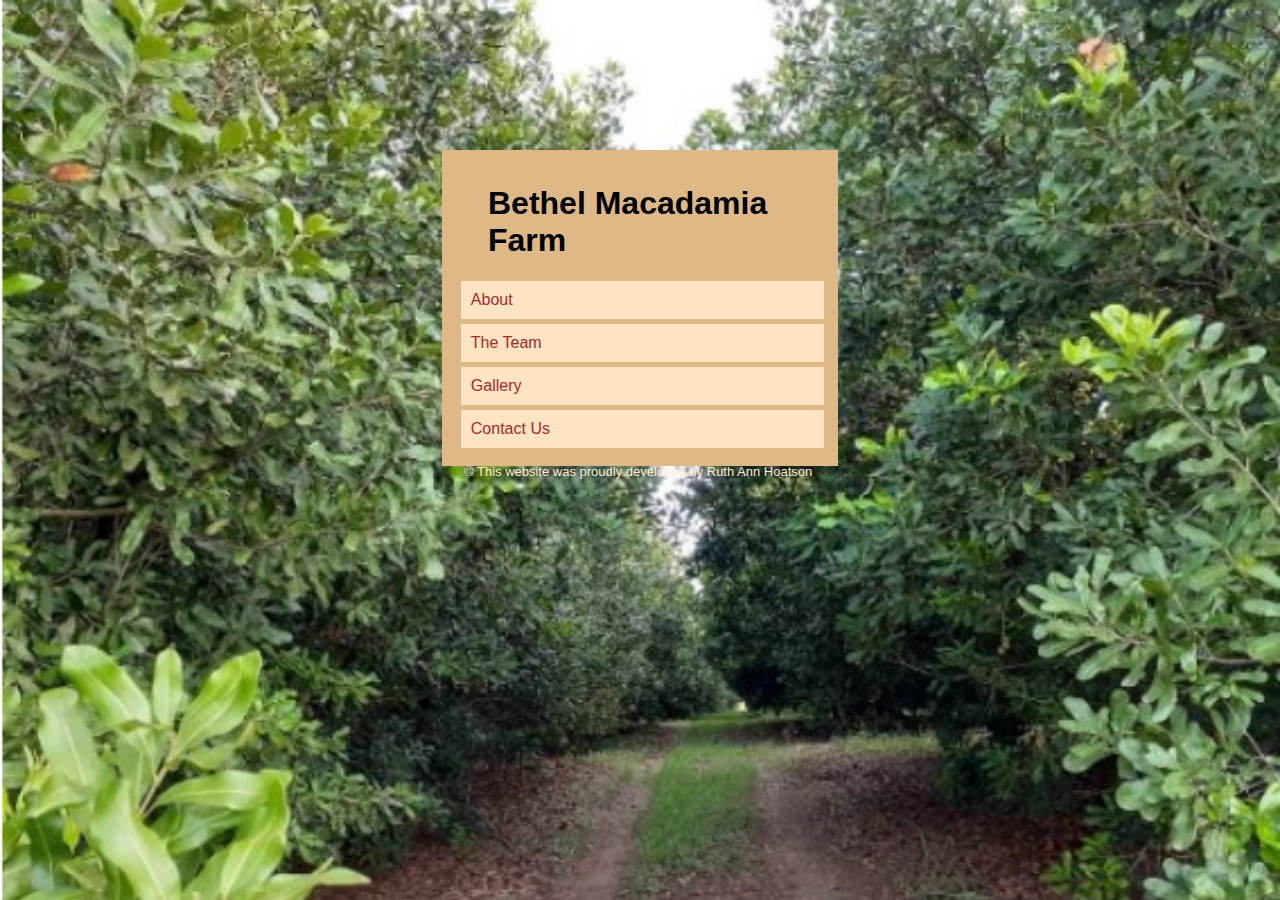
<file: index.html>
<!DOCTYPE html>

<html>

<head>
    <meta charset="utf-8">
    <meta http-equiv="X-UA-Compatible" content="IE=edge">
    <title>Home</title>
    <meta name="description" content="">
    <meta name="viewport" content="width=device-width, initial-scale=1">
    <link rel="stylesheet" href="design.css">
</head>

<body>
    <section class="header">
        <h1 class="heading">Bethel Macadamia Farm </h1>
        <nav class="navbar">
            <ul>
                <a href="about.html">
                    <li class="navbar_link">About</li>
                </a>
                <a href="team.html">
                    <li class="navbar_link">The Team</li>
                </a>
                <a href="gallery.html">
                    <li class="navbar_link">Gallery</li>
                </a>
                <a href="contact.html">
                    <li class="navbar_link">Contact Us</li>
                </a>
            </ul>
        </nav> 
        <div class="copyright"> &#169; This website was proudly developed by Ruth Ann Hoatson</div>    
    </section>
    <section class="main"></section>
    <script src="" async defer></script>
</body>

</html>
</file>
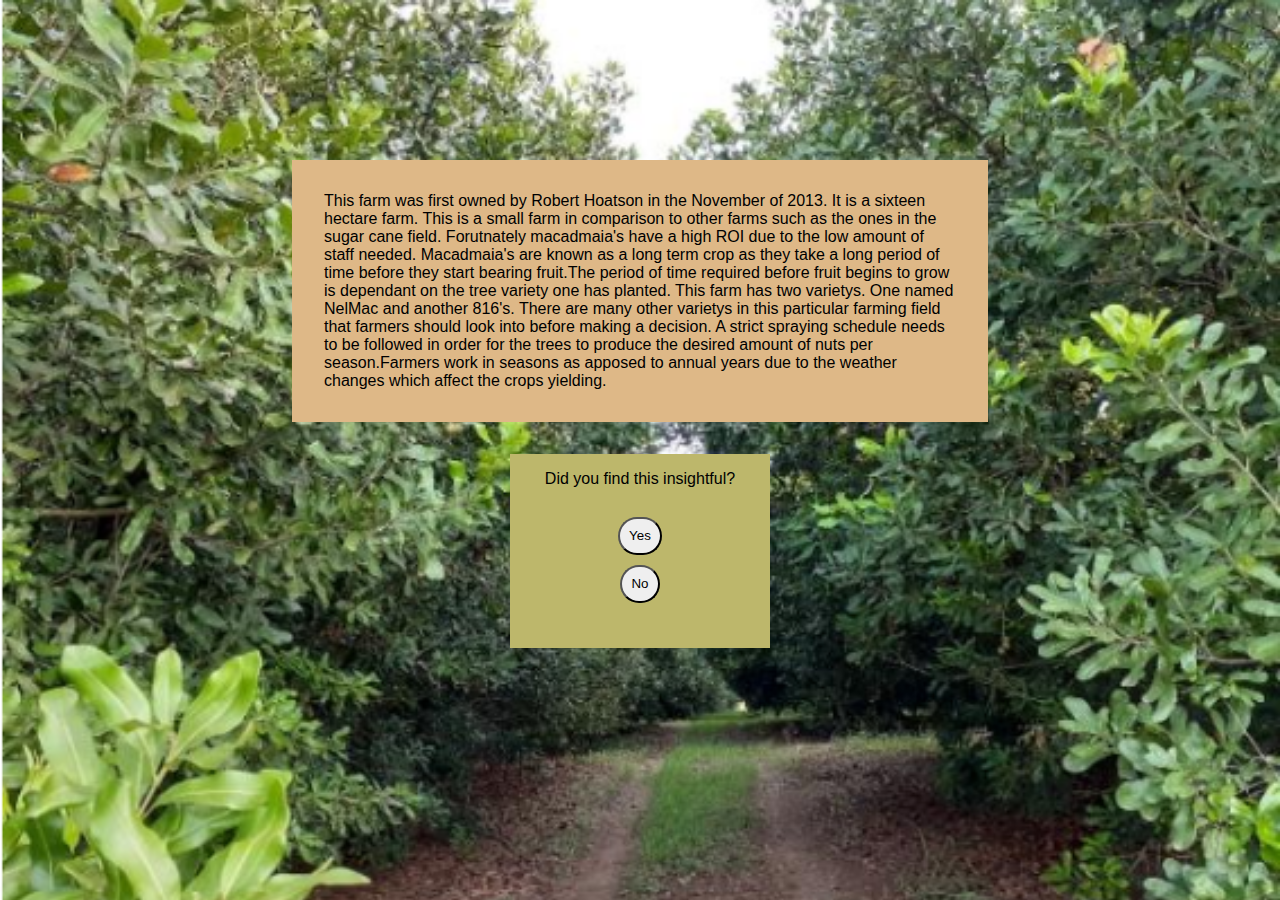
<file: about.html>
<!DOCTYPE html>
<html>

<head>
    <title>About</title>
    <meta content="width=device-width, initial-scale=1" name="viewport"/>
    <link href="https://fonts.googleapis.com/css2?family=Raleway:wght@800&display=swap" rel="stylesheet">
    <link rel="stylesheet" href="design.css">
</head>

<body>
    <div class="about">
        <p class="about_first">
            
        This farm was first owned by Robert Hoatson in the November 
        of 2013. It is a sixteen hectare farm. This is a small farm
         in comparison to other farms such as the ones in the sugar cane field.
        Forutnately macadmaia's have a high  ROI due to the low amount of staff needed.
        Macadmaia's are known as a long term crop as they take a long period of time
         before they start bearing fruit.The period of time required before fruit begins to grow is
         dependant on the tree variety one has planted. This farm has two varietys. 
         One named NelMac and  another 816's. There are many other varietys in this particular farming 
         field that farmers should look into before making a decision. 
         A strict spraying schedule needs to be followed in order for the trees to produce 
         the desired amount of nuts per season.Farmers work in seasons as apposed to annual years due to 
         the weather changes which affect the crops yielding.
    </p>
    <div class="about_second">
        Did you find this insightful?
        <ul class="about_poll">
        <li class="about_answer"><button  class=" about_btn about_yes">Yes</button></li>
        <li class="about_answer"><button class="about_btn about_no">No</button></li>
        </ul>
    </div>
    </div>

    <script src="design.js"></script>
</body>

</html>
</file>
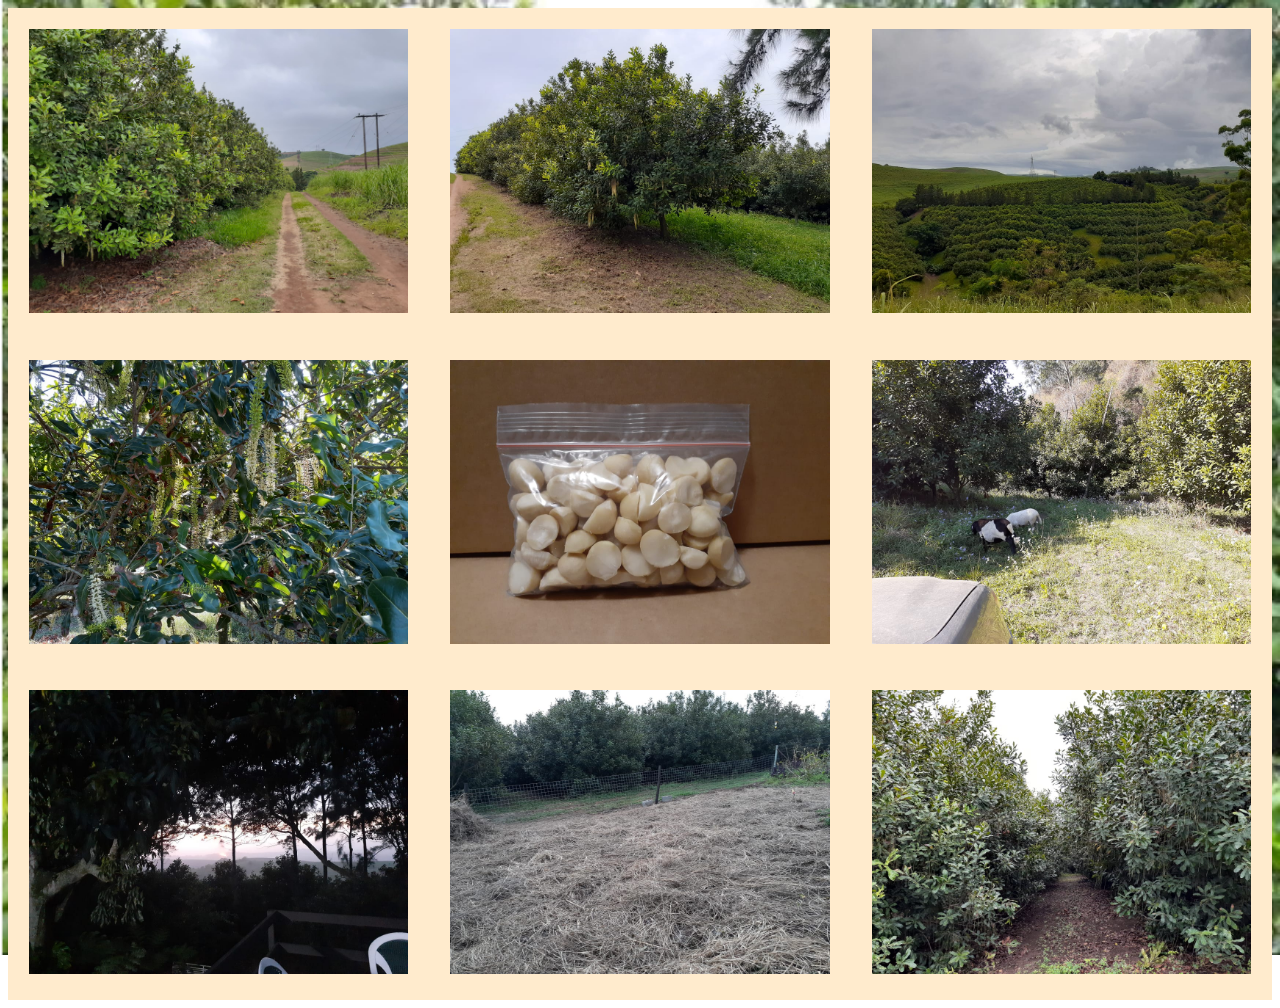
<file: gallery.html>
<!DOCTYPE html>
<html>

<head>
    <title>The Gallery</title>
    <meta content="width=device-width, initial-scale=1" name="viewport" />
    <link href="https://fonts.googleapis.com/css2?family=Raleway:wght@800&display=swap" rel="stylesheet">
    <link rel="stylesheet" href="design.css">
</head>

<body class="gallery_background">
    <section class="gallery">

    <img src="images/enterance.jpg"><img
        src="images/single_tree.jpg"><img
        src="images/birds_eye_view.jpg">


    <img  src="images/flowering.jpg"><img
        src="images/final_product.jpg"><img
        src="images/livestock.jpg">

 
    <img src="images/deck.jpg"><img
        src="images/fencing.jpg"><img
        src="images/row.jpg">

</section>
</body>

</html>
</file>
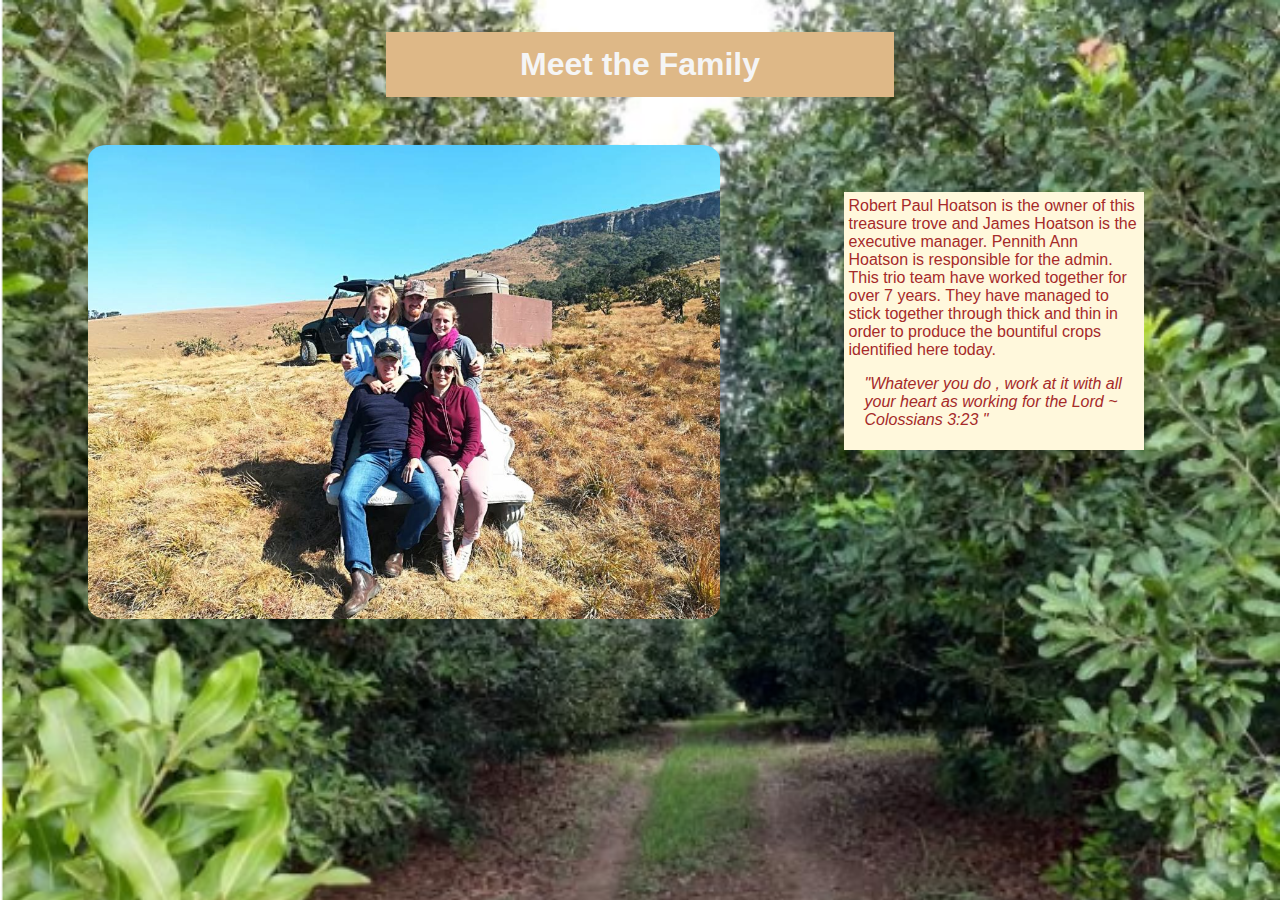
<file: team.html>
<!DOCTYPE html>
<html>

<head>
    <title>The Team</title>
    <meta content="width=device-width, initial-scale=1" name="viewport" />
    <link href="https://fonts.googleapis.com/css2?family=Raleway:wght@800&display=swap" rel="stylesheet">
    <link rel="stylesheet" href="design.css">
</head>

<body>
    <div class="card">
        <h1 class=" card card_heading">Meet the Family</h1>
        <img src="images/team.jpg"  class=" card card_img" alt="team" >
        <div class=" card card_container">
          Robert Paul Hoatson is the owner of this treasure trove and James Hoatson is the executive manager.
          Pennith Ann Hoatson is responsible for the admin. This trio team have worked together for over 7 years.
          They have managed to stick together through thick and thin in order to produce the bountiful crops identified here today.
          <p class="card card_quote">&#34;Whatever you do , work at it  with all your heart as working for the Lord ~ Colossians 3:23 &#34;</p>
    
        </div>
      </div>


</body>

</html>
</file>
<file: design.css>
/* Index.html page including some styles for the contact page */
.header, .contact{
    display:block;
    width:23rem;
    height: 18rem;
    margin:auto;
    z-index:1000;
    opacity:10;
    background-color: burlywood;
    padding:14px;
    margin-top:150px;
    font-family: 'Quicksand', sans-serif;
}

.contact {
    width:43%;
}

.contact{
    padding:23px;
}

.heading{
margin-left:2rem;

}

.navbar_link{
display:block;
margin-top:5px;
padding:10px;
background-color: bisque; 
margin-left:-2.2rem;  
}

a:link{
    text-decoration: none;
    color:brown;
    
}

a:visited{
    text-decoration: none;
    color:brown;
}

.footer{
display: flex;
justify-content: center;
align-items: flex-end;
margin-bottom:5px;

}

.copyright{
font-size:13px;
color:blanchedalmond;
margin-left:0.5rem;
}

/* Background Images */
body{
    background-image: url('images/background_img.png');
    background-repeat: no-repeat;
    background-attachment:fixed;
    background-size: cover;
    opacity:3;

}

/* Gallery Section */
img{
    width: 30%;
    transition:transform .2s;
    
    /* margin: 1.6666666%; */
    margin: calc(10%/6);

}

img:hover{
    transform:scale(.8);
}

.gallery{
    background-color: blanchedalmond;
}

/* Team Section */
.card{
    display: block;
    opacity:2;
    position:relative;
    font-family: 'Quicksand', sans-serif;
    
}
.card_heading{
padding:14px;
background-color: burlywood;
text-align: center;
color:whitesmoke;
width:30rem;
margin:2rem auto;
}
.card_img{
width:50%;
margin-top:3rem;
margin-left:5rem;
border-radius: 3%;
transition: all .5s ease ;

}
.card_img:hover{
transform:translateY(0.25em);

}

.card_container {
width:23%;
position:absolute;
top:10rem;
right:8rem;
background-color:cornsilk;
opacity:3;
padding:.3rem;
color:brown;

}

.card_quote{
    margin:1rem;
    font-style: oblique;
}

/* Contact Page */



.contact_form{
    font-family: 'Quicksand', sans-serif;
    border-radius: 1rem;
    margin:.6rem;
    text-align: end;
    background-color: bisque;
    outline-style: none;
      
}


 .contact_first{
     margin-top:.5rem;
 }

.contact_third{
    text-align:center;
    margin:auto;
    margin-top:1rem;
}

.contact_button{
    margin-top:-1rem;
}

.contact_img{
display:block;
float:right;
margin-top:-5rem;
margin-right:3rem;
    width:70px;
    height:70px;
}
/* 
Font Awesome Icons: */
.fab{
    margin-top:-5rem;
    margin-left:.9rem;
    color:grey;
    margin-right:2rem;
}
.fa-facebook-f{
    float:right;
    margin-top:-8rem;
    margin-right:2rem;
    
}
.fa-instagram{
    float:right;
    
    
}


/* About section */

.about img {
    width:80px;
    margin:auto;
    margin-top:10rem;
    float:right;
}
.about_first{
    font-family: 'Quicksand', sans-serif;
    width: 50%;
    margin:auto;
    margin-top:10rem;
    margin-bottom:10rem;
    background-color: burlywood;
    padding:2rem;
    transition: all .5s ease ;

}

.about_first:hover{
    transform:translateY(180deg);
}

.about_second{
    width:18%;
    margin:auto;
    padding:1rem;
    display:block;
    list-style-type:none;
    background-color: darkkhaki;
    text-align: center;
    font-family: 'Quicksand', sans-serif;
    margin-top:-8rem;
}

.about_poll{
    list-style-type:none;
    padding:.5rem;  
}
.about_answer {
    padding:.3rem;
}
.about_btn{
    padding:.6rem;
    border-radius: 2rem;
    outline: none;
}

/* 
/* Media Queries: 768px  */
@media all and (max-width: 768px){

.contact{
    padding-bottom:5rem;
    margin-bottom:10rem;
}
    .card_container {
        width:45%; 
        top:5rem;
        right:0rem;    
}

.about_second{
    width:100%;

}

.about img {
    width:80px;
    float:left;

}

.card_img{
    margin-top:-1rem;
    width:40%;

    }
}

/* Media queries : 425px */
@media all and (max-width:425px){


    .header,.contact{
        width:15rem;
        padding:25px;
        padding-bottom:5rem;
        margin-top:5rem;
       
       
    }

    img{
        width: 95%;
        
    }

 
    .contact_img{
        margin-right:1rem;

        }

.card_img{
    width:50%;
    margin-left:2.5rem;
    float:left;
    }


    .card_container {
        width:95%; 
         
}

.card_heading{
    padding:2px;
    width:100%;
    }

.about img {
   display:none;
    }

.about_first{
    width: 80%;
    margin-top:1rem;
        
    }

    .card_container {
        width:95%; 
        margin:auto;
        top:5rem;
         
}

    .card_img{
        width:95%;
        margin-top:18rem;
        margin-left:.5rem;
       
        
        }

}
/* Media Queries: 320px  */
@media all and (max-width:320px){
  

    .copyright{
       text-align:center;
       } 

}
</file>
